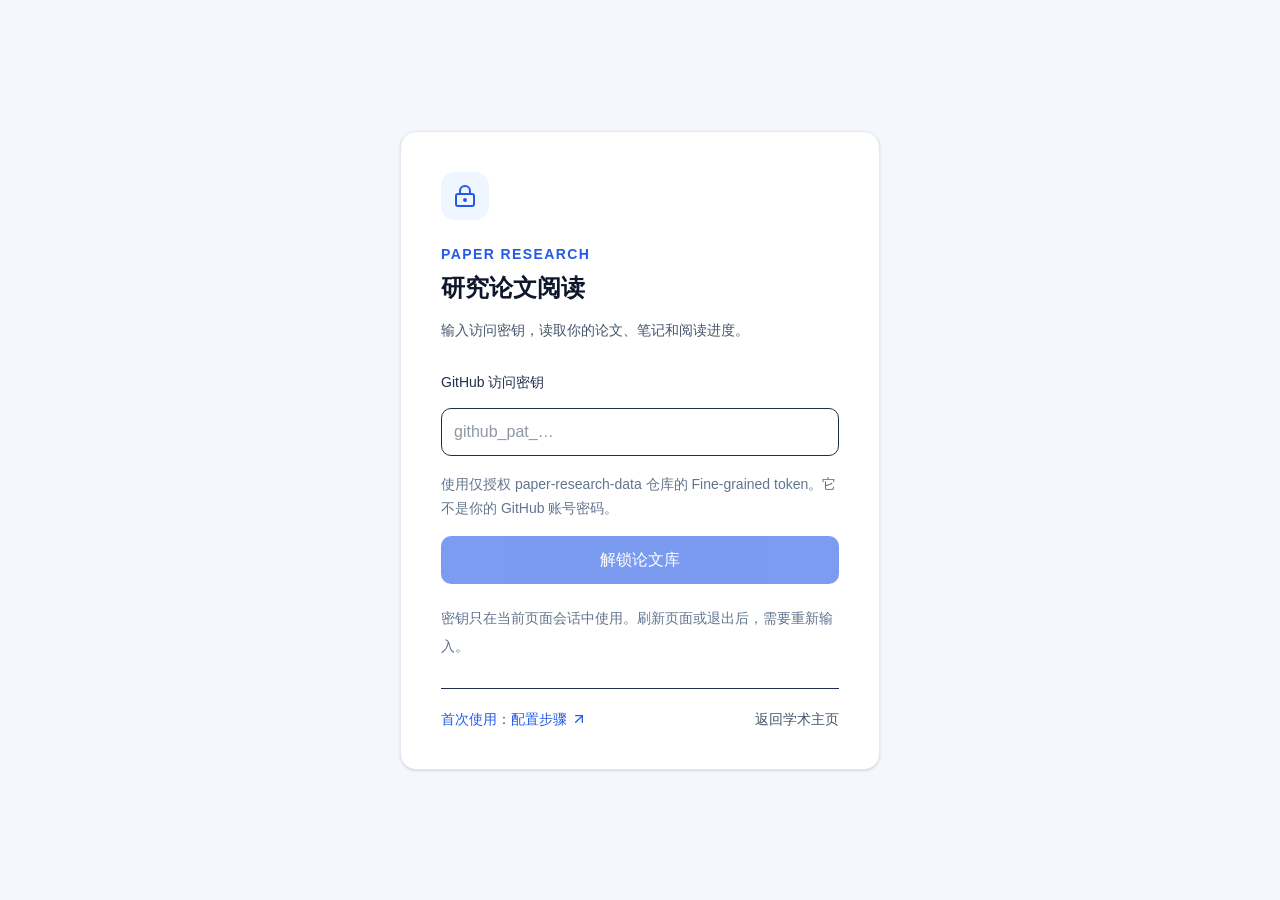
<file: index.html>
<!doctype html><html lang="zh-CN"><head><meta charset="UTF-8"/><meta name="referrer" content="no-referrer"/><meta http-equiv="Content-Security-Policy" content="default-src 'self'; script-src 'self'; style-src 'self' 'unsafe-inline'; connect-src 'self' https://api.github.com; img-src 'self' data:; font-src 'self'; object-src 'none'; base-uri 'none'; form-action 'none'"/><meta name="viewport" content="width=device-width, initial-scale=1.0"/><meta name="description" content="通过专用访问密钥管理 GitHub 私有仓库中的论文和阅读笔记。"/><title>研究论文阅读 · Paper Research</title><link rel="icon" href="./favicon.svg"/>  <script type="module" crossorigin src="./assets/index-3S5Gbmq2.js"></script>
  <link rel="stylesheet" crossorigin href="./assets/index-DDjWXjp6.css">
</head><body><div id="root"></div></body></html>
</file>
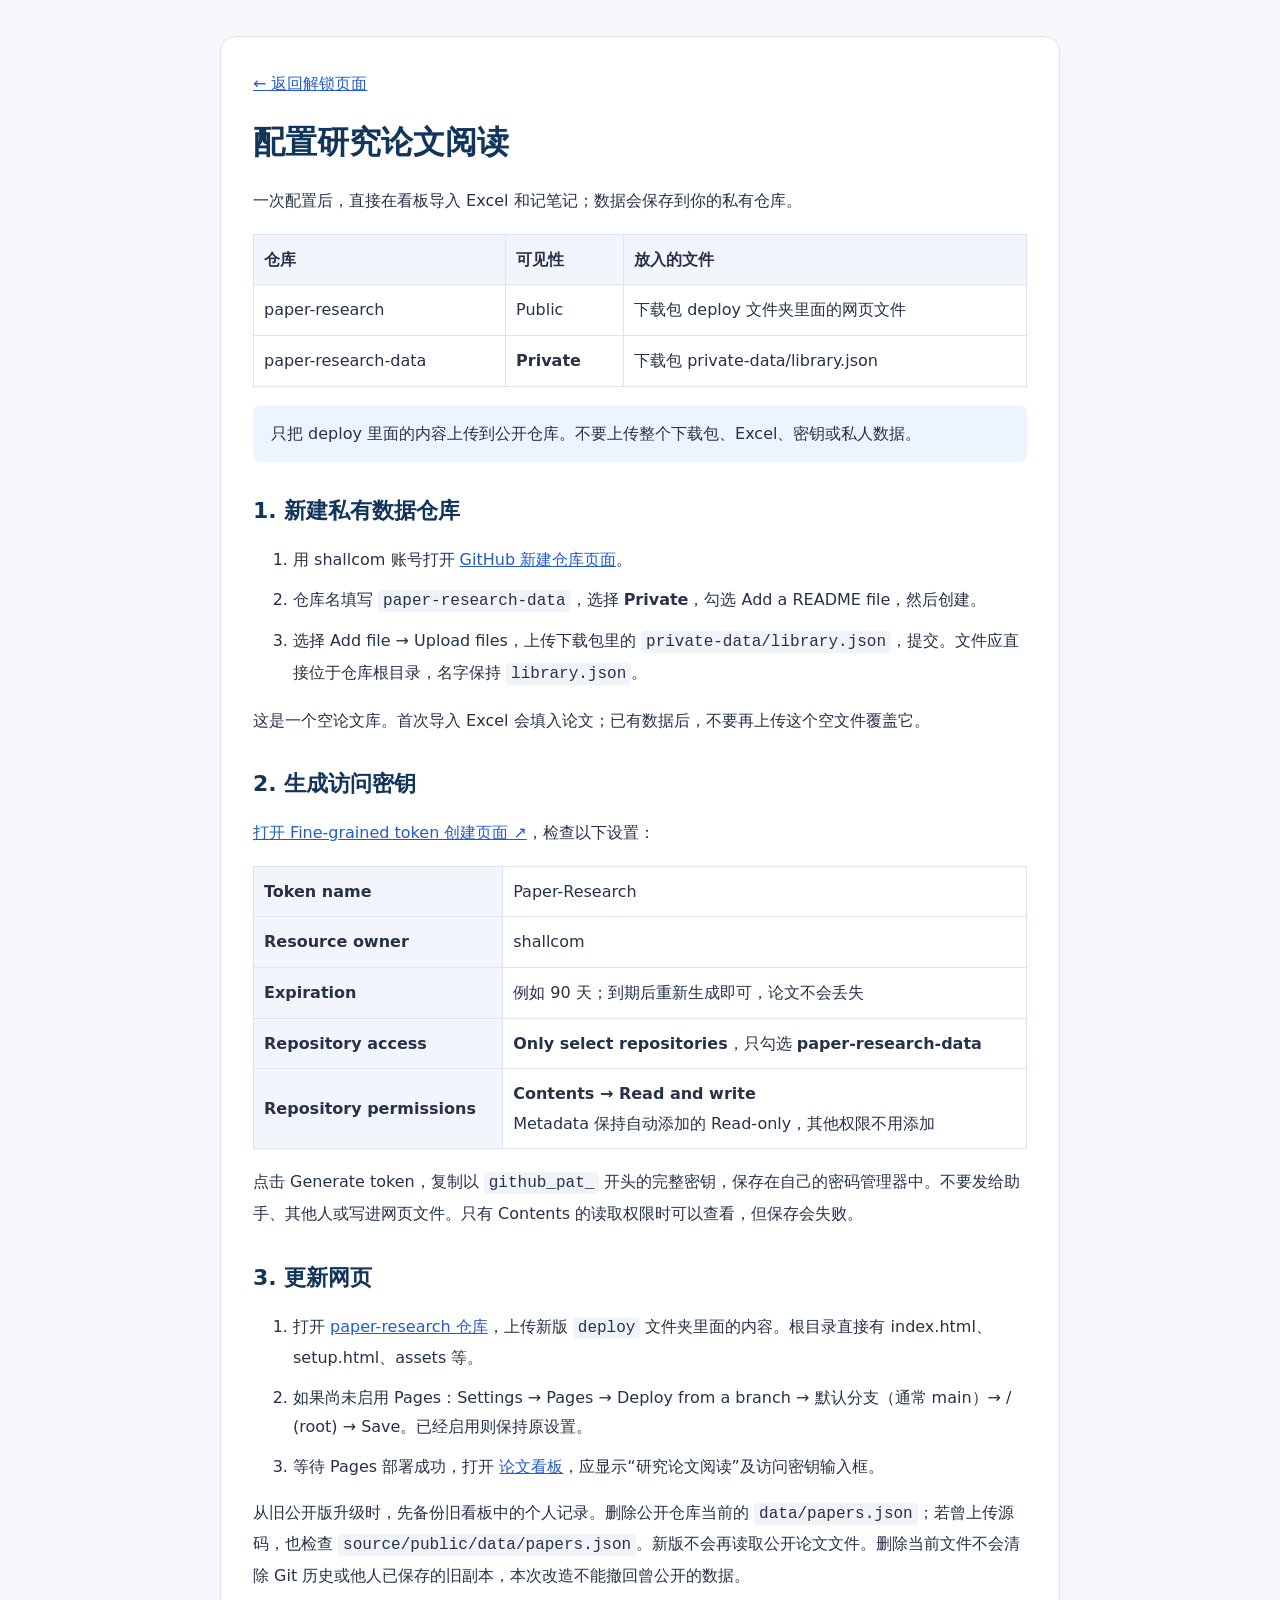
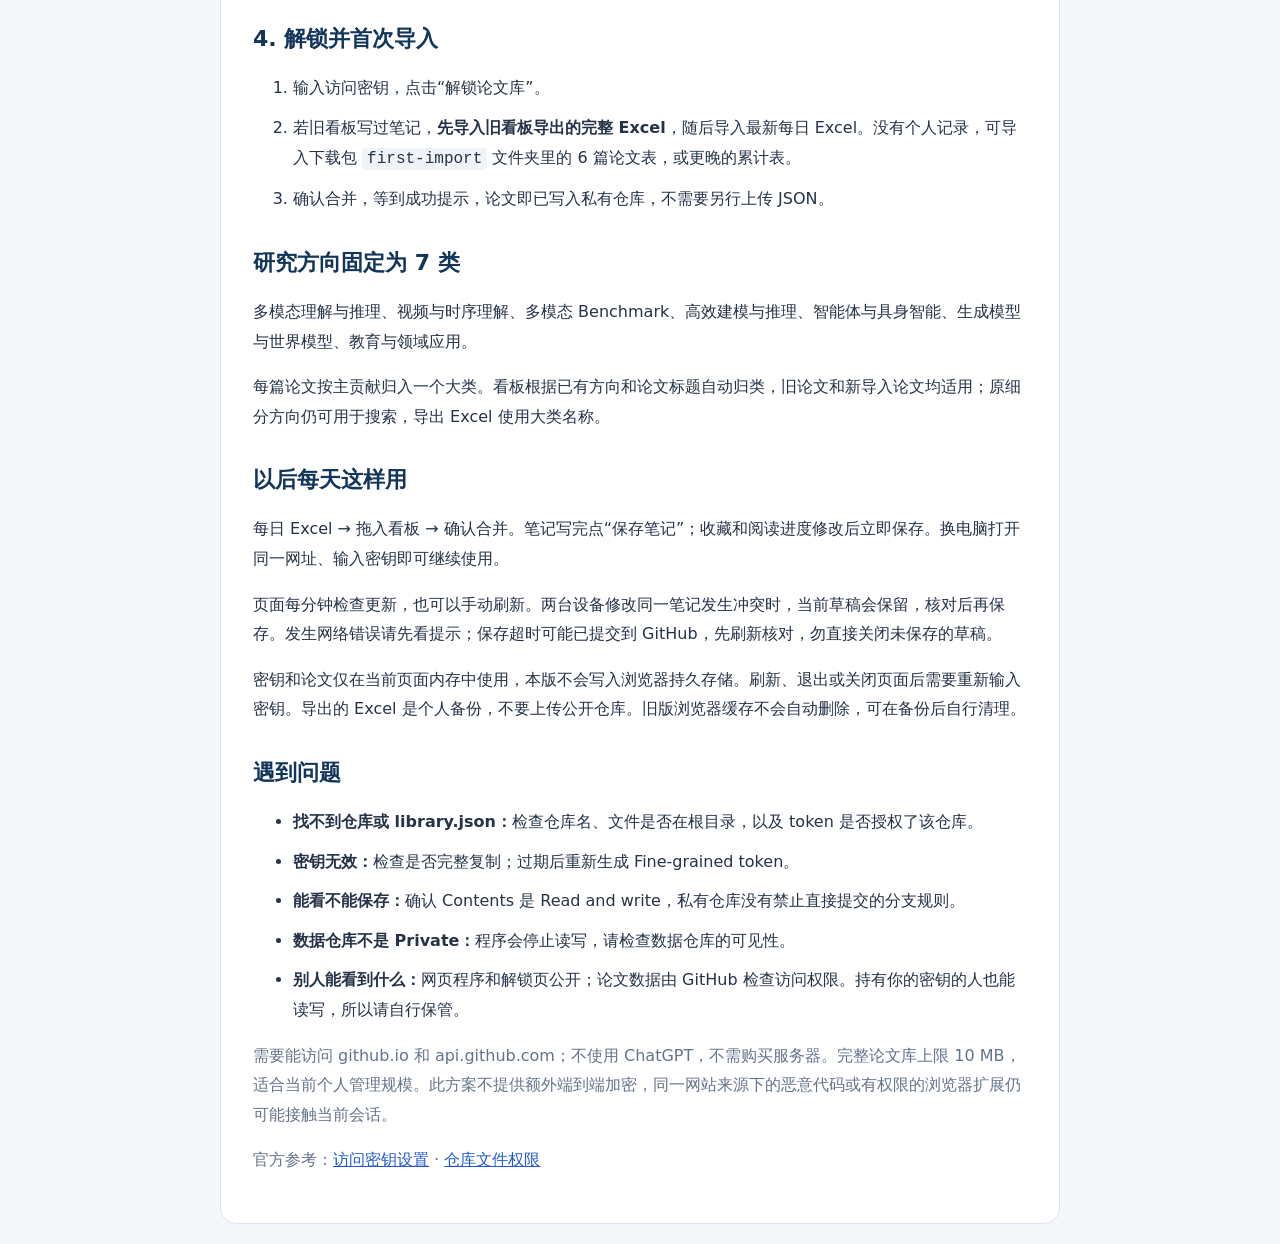
<file: setup.html>
<!doctype html><html lang="zh-CN"><head><meta charset="utf-8"><meta name="viewport" content="width=device-width,initial-scale=1"><meta name="referrer" content="no-referrer"><title>首次配置 · 研究论文阅读</title><style>*{box-sizing:border-box}body{margin:0;background:#f5f7fb;color:#253247;font:16px/1.85 system-ui,-apple-system,"Segoe UI",sans-serif}main{max-width:840px;margin:36px auto;padding:32px;background:white;border:1px solid #dce4ef;border-radius:16px}h1,h2{color:#12355b;line-height:1.4}h2{margin-top:34px;font-size:22px}p,li{overflow-wrap:anywhere}li{margin:10px 0}a{color:#245ad0}table{width:100%;border-collapse:collapse;margin:18px 0}th,td{border:1px solid #dce4ef;padding:10px;text-align:left;overflow-wrap:anywhere}th{background:#f2f6fc}code{background:#f0f3f8;padding:2px 5px;border-radius:4px}.note{background:#edf4ff;padding:14px 18px;border-radius:8px}.muted{color:#65738a}@media(max-width:600px){main{margin:0;padding:24px 18px;border:0;border-radius:0}table{font-size:14px}}</style></head><body><main>
<a href="./">← 返回解锁页面</a><h1>配置研究论文阅读</h1><p>一次配置后，直接在看板导入 Excel 和记笔记；数据会保存到你的私有仓库。</p>
<table><tr><th>仓库</th><th>可见性</th><th>放入的文件</th></tr><tr><td>paper-research</td><td>Public</td><td>下载包 deploy 文件夹里面的网页文件</td></tr><tr><td>paper-research-data</td><td><strong>Private</strong></td><td>下载包 private-data/library.json</td></tr></table>
<p class="note">只把 deploy 里面的内容上传到公开仓库。不要上传整个下载包、Excel、密钥或私人数据。</p>
<h2>1. 新建私有数据仓库</h2><ol><li>用 shallcom 账号打开 <a href="https://github.com/new" target="_blank" rel="noopener noreferrer">GitHub 新建仓库页面</a>。</li><li>仓库名填写 <code>paper-research-data</code>，选择 <strong>Private</strong>，勾选 Add a README file，然后创建。</li><li>选择 Add file → Upload files，上传下载包里的 <code>private-data/library.json</code>，提交。文件应直接位于仓库根目录，名字保持 <code>library.json</code>。</li></ol><p>这是一个空论文库。首次导入 Excel 会填入论文；已有数据后，不要再上传这个空文件覆盖它。</p>
<h2>2. 生成访问密钥</h2><p><a href="https://github.com/settings/personal-access-tokens/new?name=Paper-Research&amp;target_name=shallcom&amp;expires_in=90&amp;contents=write" target="_blank" rel="noopener noreferrer">打开 Fine-grained token 创建页面 ↗</a>，检查以下设置：</p>
<table><tr><th>Token name</th><td>Paper-Research</td></tr><tr><th>Resource owner</th><td>shallcom</td></tr><tr><th>Expiration</th><td>例如 90 天；到期后重新生成即可，论文不会丢失</td></tr><tr><th>Repository access</th><td><strong>Only select repositories</strong>，只勾选 <strong>paper-research-data</strong></td></tr><tr><th>Repository permissions</th><td><strong>Contents → Read and write</strong><br>Metadata 保持自动添加的 Read-only，其他权限不用添加</td></tr></table>
<p>点击 Generate token，复制以 <code>github_pat_</code> 开头的完整密钥，保存在自己的密码管理器中。不要发给助手、其他人或写进网页文件。只有 Contents 的读取权限时可以查看，但保存会失败。</p>
<h2>3. 更新网页</h2><ol><li>打开 <a href="https://github.com/shallcom/paper-research" target="_blank" rel="noopener noreferrer">paper-research 仓库</a>，上传新版 <code>deploy</code> 文件夹里面的内容。根目录直接有 index.html、setup.html、assets 等。</li><li>如果尚未启用 Pages：Settings → Pages → Deploy from a branch → 默认分支（通常 main）→ / (root) → Save。已经启用则保持原设置。</li><li>等待 Pages 部署成功，打开 <a href="https://shallcom.github.io/paper-research/">论文看板</a>，应显示“研究论文阅读”及访问密钥输入框。</li></ol>
<p>从旧公开版升级时，先备份旧看板中的个人记录。删除公开仓库当前的 <code>data/papers.json</code>；若曾上传源码，也检查 <code>source/public/data/papers.json</code>。新版不会再读取公开论文文件。删除当前文件不会清除 Git 历史或他人已保存的旧副本，本次改造不能撤回曾公开的数据。</p>
<h2>4. 解锁并首次导入</h2><ol><li>输入访问密钥，点击“解锁论文库”。</li><li>若旧看板写过笔记，<strong>先导入旧看板导出的完整 Excel</strong>，随后导入最新每日 Excel。没有个人记录，可导入下载包 <code>first-import</code> 文件夹里的 6 篇论文表，或更晚的累计表。</li><li>确认合并，等到成功提示，论文即已写入私有仓库，不需要另行上传 JSON。</li></ol>
<h2>研究方向固定为 7 类</h2><p>多模态理解与推理、视频与时序理解、多模态 Benchmark、高效建模与推理、智能体与具身智能、生成模型与世界模型、教育与领域应用。</p><p>每篇论文按主贡献归入一个大类。看板根据已有方向和论文标题自动归类，旧论文和新导入论文均适用；原细分方向仍可用于搜索，导出 Excel 使用大类名称。</p><h2>以后每天这样用</h2><p>每日 Excel → 拖入看板 → 确认合并。笔记写完点“保存笔记”；收藏和阅读进度修改后立即保存。换电脑打开同一网址、输入密钥即可继续使用。</p><p>页面每分钟检查更新，也可以手动刷新。两台设备修改同一笔记发生冲突时，当前草稿会保留，核对后再保存。发生网络错误请先看提示；保存超时可能已提交到 GitHub，先刷新核对，勿直接关闭未保存的草稿。</p><p>密钥和论文仅在当前页面内存中使用，本版不会写入浏览器持久存储。刷新、退出或关闭页面后需要重新输入密钥。导出的 Excel 是个人备份，不要上传公开仓库。旧版浏览器缓存不会自动删除，可在备份后自行清理。</p>
<h2>遇到问题</h2><ul><li><strong>找不到仓库或 library.json：</strong>检查仓库名、文件是否在根目录，以及 token 是否授权了该仓库。</li><li><strong>密钥无效：</strong>检查是否完整复制；过期后重新生成 Fine-grained token。</li><li><strong>能看不能保存：</strong>确认 Contents 是 Read and write，私有仓库没有禁止直接提交的分支规则。</li><li><strong>数据仓库不是 Private：</strong>程序会停止读写，请检查数据仓库的可见性。</li><li><strong>别人能看到什么：</strong>网页程序和解锁页公开；论文数据由 GitHub 检查访问权限。持有你的密钥的人也能读写，所以请自行保管。</li></ul>
<p class="muted">需要能访问 github.io 和 api.github.com；不使用 ChatGPT，不需购买服务器。完整论文库上限 10 MB，适合当前个人管理规模。此方案不提供额外端到端加密，同一网站来源下的恶意代码或有权限的浏览器扩展仍可能接触当前会话。</p>
<p class="muted">官方参考：<a href="https://docs.github.com/en/authentication/keeping-your-account-and-data-secure/managing-your-personal-access-tokens">访问密钥设置</a> · <a href="https://docs.github.com/en/rest/repos/contents">仓库文件权限</a></p></main></body></html>
</file>
